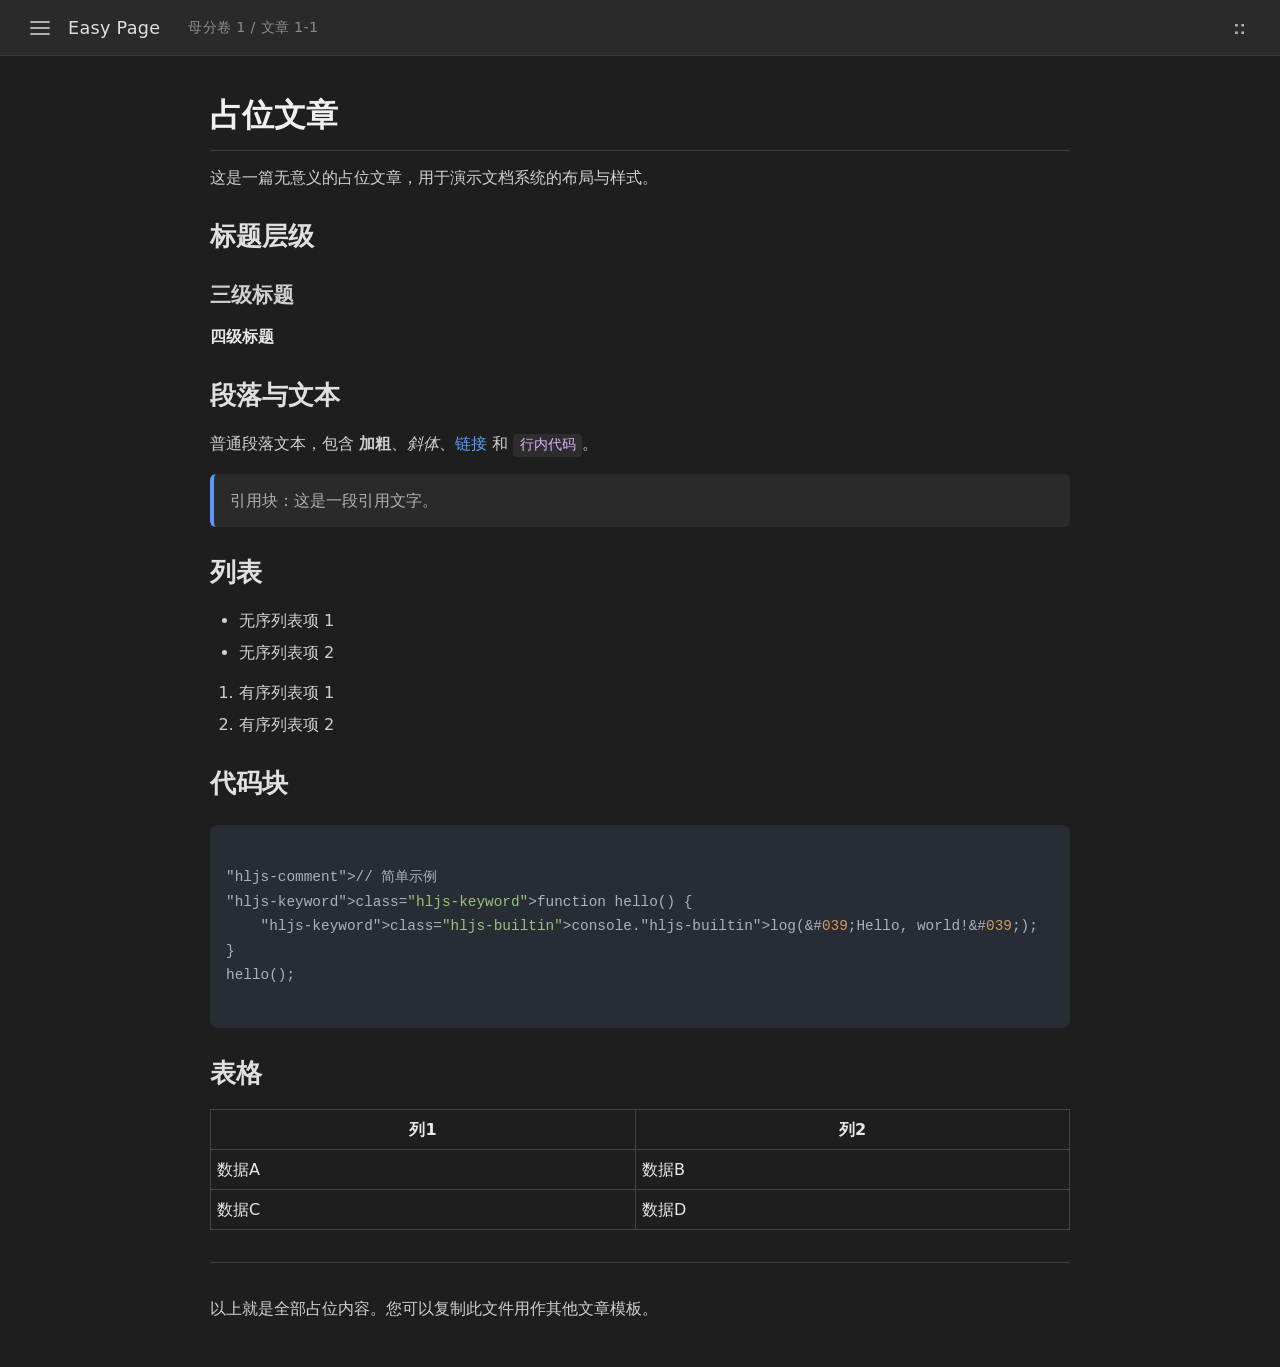
<file: index.html>
<!DOCTYPE html>
<html lang="zh-CN">
<head>
    <meta charset="UTF-8" />
    <meta name="viewport" content="width=device-width, initial-scale=1.0" />
    <title>Easy Page</title>
    <link rel="stylesheet" href="assets/css/main.css" />
    <link rel="stylesheet" href="assets/css/article.css" />
</head>
<body>

    <!-- 顶栏 -->
    <header class="topbar">
        <div class="topbar-left">
            <button class="hamburger" id="hamburgerBtn" aria-label="打开目录">
                <svg viewBox="0 0 24 24" width="24" height="24">
                    <line x1="3" y1="6" x2="21" y2="6" stroke="currentColor" stroke-width="2" stroke-linecap="round"/>
                    <line x1="3" y1="12" x2="21" y2="12" stroke="currentColor" stroke-width="2" stroke-linecap="round"/>
                    <line x1="3" y1="18" x2="21" y2="18" stroke="currentColor" stroke-width="2" stroke-linecap="round"/>
                </svg>
            </button>
            <span class="topbar-brand">Easy Page</span>
            <!-- === 新增：面包屑容器 === -->
            <span class="breadcrumb" id="breadcrumb"></span>
        </div>
        <div class="topbar-right">
            <button class="group-switcher" id="groupSwitcherBtn" aria-label="切换目录组">
                <span class="group-label">::</span>
            </button>
        </div>
    </header>

    <!-- 左侧悬浮面板 -->
    <aside class="drawer" id="drawer">
        <div class="drawer-header">
            <span class="drawer-title">目录</span>
            <button class="drawer-close" id="drawerCloseBtn" aria-label="关闭目录">
                <svg viewBox="0 0 24 24" width="20" height="20">
                    <line x1="6" y1="6" x2="18" y2="18" stroke="currentColor" stroke-width="2" stroke-linecap="round"/>
                    <line x1="18" y1="6" x2="6" y2="18" stroke="currentColor" stroke-width="2" stroke-linecap="round"/>
                </svg>
            </button>
        </div>
        <!-- 搜索框 -->
        <div class="drawer-search">
            <input type="text" id="searchInput" placeholder="搜索文章..." />
            <button id="searchClear" aria-label="清除搜索">✕</button>
        </div>
        <nav class="drawer-nav" id="drawerNav"></nav>
    </aside>

    <!-- 组切换菜单 -->
    <div class="group-menu" id="groupMenu">
        <ul id="groupMenuList"></ul>
    </div>

    <!-- 内容区 -->
    <main class="content" id="contentArea">
        <div class="content-placeholder">
            <p>请从左侧目录选择一篇文章</p>
        </div>
    </main>

    <!-- 遮罩层 -->
    <div class="overlay" id="overlay"></div>

    <!-- 加载脚本 -->
    <script src="assets/js/data.js"></script>
    <script src="assets/js/article.js"></script>
    <script src="assets/js/main.js"></script>
</body>
</html>
</file>
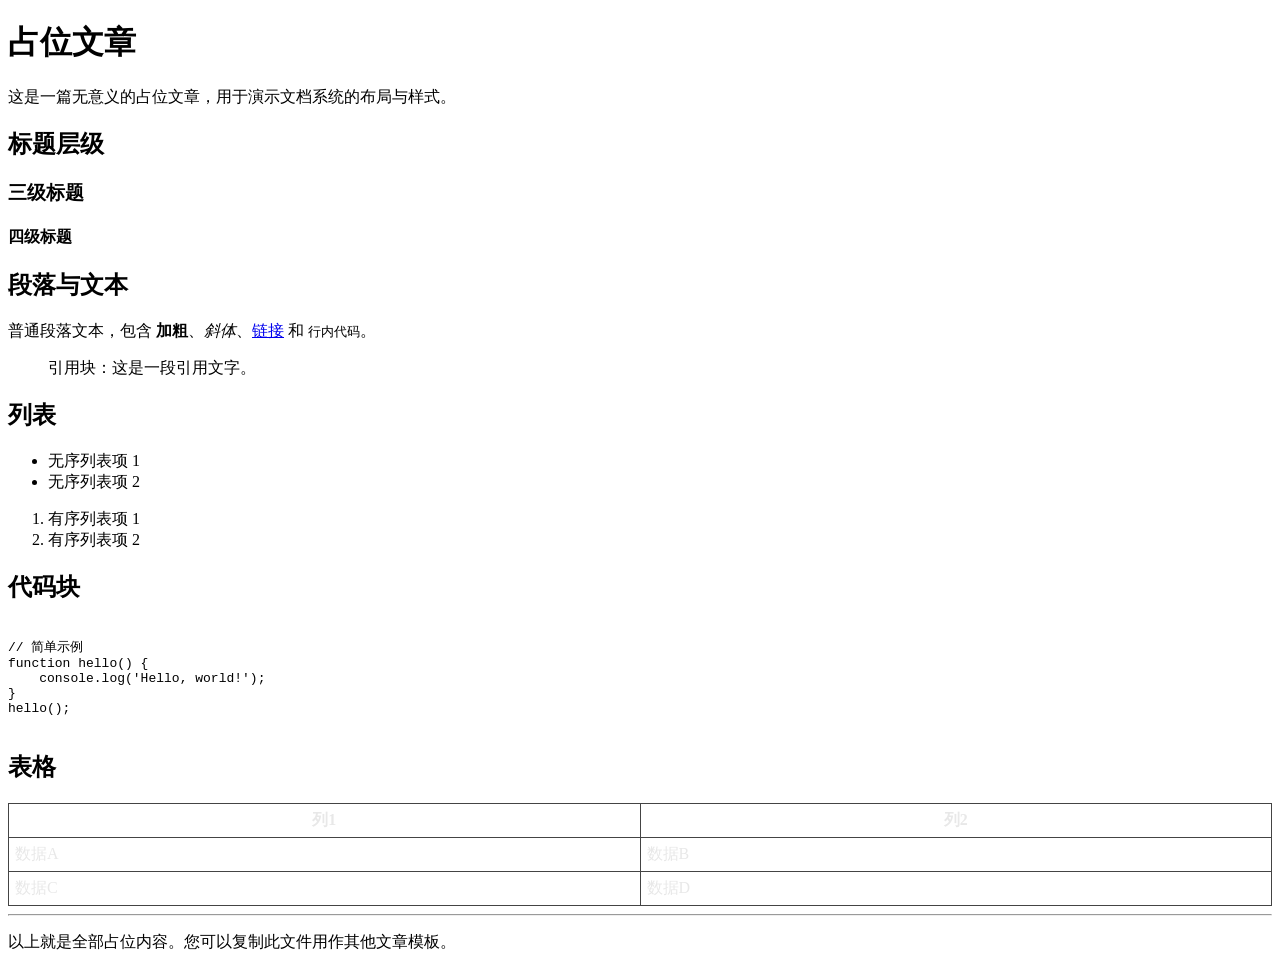
<file: assets/pages/page1.html>
<!DOCTYPE html>
<html lang="zh-CN">
<head>
    <meta charset="UTF-8" />
    <meta name="viewport" content="width=device-width, initial-scale=1.0" />
    <title>占位文章</title>
</head>
<body>
    <div class="article-page">
        <h1>占位文章</h1>
        <p>这是一篇无意义的占位文章，用于演示文档系统的布局与样式。</p>

        <h2>标题层级</h2>
        <h3>三级标题</h3>
        <h4>四级标题</h4>

        <h2>段落与文本</h2>
        <p>普通段落文本，包含 <strong>加粗</strong>、<em>斜体</em>、<a href="#">链接</a> 和 <code>行内代码</code>。</p>
        <blockquote>引用块：这是一段引用文字。</blockquote>

        <h2>列表</h2>
        <ul>
            <li>无序列表项 1</li>
            <li>无序列表项 2</li>
        </ul>
        <ol>
            <li>有序列表项 1</li>
            <li>有序列表项 2</li>
        </ol>

        <h2>代码块</h2>
        <pre><code class="language-javascript">
// 简单示例
function hello() {
    console.log('Hello, world!');
}
hello();
        </code></pre>

        <h2>表格</h2>
        <table style="width:100%; border-collapse:collapse; color:#e8e8e8;">
            <thead>
                <tr><th style="border:1px solid #444; padding:6px;">列1</th><th style="border:1px solid #444; padding:6px;">列2</th></tr>
            </thead>
            <tbody>
                <tr><td style="border:1px solid #444; padding:6px;">数据A</td><td style="border:1px solid #444; padding:6px;">数据B</td></tr>
                <tr><td style="border:1px solid #444; padding:6px;">数据C</td><td style="border:1px solid #444; padding:6px;">数据D</td></tr>
            </tbody>
        </table>

        <hr />

        <p>以上就是全部占位内容。您可以复制此文件用作其他文章模板。</p>
    </div>

    <script>
        window.initArticle = function() {
            console.log('占位文章已加载');
        };
    </script>
</body>
</html>
</file>
<file: assets/css/main.css>
* {
    margin: 0;
    padding: 0;
    box-sizing: border-box;
}

body {
    font-family: system-ui, -apple-system, 'Segoe UI', Roboto, sans-serif;
    background: #1e1e1e;
    color: #e8e8e8;
    display: flex;
    flex-direction: column;
    min-height: 100vh;
}

/* 顶栏 */
.topbar {
    background: #2a2a2a;
    padding: 0 1.5rem;
    height: 56px;
    display: flex;
    align-items: center;
    justify-content: space-between;
    border-bottom: 1px solid #3a3a3a;
    flex-shrink: 0;
    position: sticky;
    top: 0;
    z-index: 100;
}

.topbar-left {
    display: flex;
    align-items: center;
    gap: 0.75rem;
}

.hamburger {
    background: none;
    border: none;
    color: #b0b0b0;
    cursor: pointer;
    padding: 4px;
    display: flex;
    align-items: center;
    justify-content: center;
    border-radius: 6px;
    transition: background 0.15s;
}
.hamburger svg {
    display: block;
}

.topbar-brand {
    font-size: 1.1rem;
    font-weight: 500;
    color: #e0e0e0;
    letter-spacing: 0.3px;
}

.topbar-right {
    display: flex;
    align-items: center;
}

.group-switcher {
    background: none;
    border: none;
    color: #b0b0b0;
    cursor: pointer;
    font-size: 1.2rem;
    padding: 6px 10px;
    border-radius: 6px;
    transition: background 0.15s;
    font-weight: 600;
}
.group-switcher:hover {
    background: #3a3a3a;
}
.group-label {
    display: inline-block;
}

/* 左侧悬浮面板 */
.drawer {
    position: fixed;
    top: 0;
    left: -320px;
    width: 300px;
    height: 100vh;
    background: #252525;
    border-right: 1px solid #3a3a3a;
    transition: left 0.25s ease;
    z-index: 200;
    overflow-y: auto;
    padding: 1rem 0.5rem;
    box-shadow: 2px 0 12px rgba(0,0,0,0.5);
}
.drawer.open {
    left: 0;
}

.drawer-header {
    display: flex;
    justify-content: space-between;
    align-items: center;
    padding: 0 0.5rem 1rem 0.5rem;
    border-bottom: 1px solid #3a3a3a;
}
.drawer-title {
    font-size: 1.1rem;
    font-weight: 500;
    color: #d0d0d0;
}
.drawer-close {
    background: none;
    border: none;
    color: #b0b0b0;
    cursor: pointer;
    padding: 4px;
    border-radius: 6px;
    display: flex;
}
.hamburger:hover,
.drawer-close:hover {
    background: #3a3a3a;
}

.drawer-nav {
    padding-top: 0.75rem;
}
.drawer-nav ul {
    list-style: none;
    padding-left: 0;
}
.drawer-nav li {
    margin-bottom: 2px;
}
.drawer-nav .folder-icon,
.drawer-nav .file-icon {
    margin-right: 6px;
    display: inline-flex;
    align-items: center;
    vertical-align: middle;
}
.drawer-nav .folder-icon svg,
.drawer-nav .file-icon svg {
    width: 18px;
    height: 18px;
    fill: none;
    stroke: currentColor;
    stroke-width: 2;
    stroke-linecap: round;
    stroke-linejoin: round;
}
.drawer-nav ul.children {
    padding-left: 1.2rem;
    overflow: hidden;
    transition: max-height 0.25s ease;
    max-height: 2000px;
}
.drawer-nav ul.children.collapsed {
    max-height: 0;
    display: none;
}
.drawer-nav ul.children:not(.collapsed) {
    display: block;
}
.drawer-nav .toggle {
    cursor: pointer;
}

/* 搜索框 */
.drawer-search {
    padding: 0.5rem 0.5rem 0.75rem 0.5rem;
    border-bottom: 1px solid #3a3a3a;
    display: flex;
    align-items: center;
    gap: 0.5rem;
}
.drawer-search input {
    flex: 1;
    background: #1e1e1e;
    border: 1px solid #3a3a3a;
    border-radius: 6px;
    padding: 6px 10px;
    color: #e8e8e8;
    font-size: 0.9rem;
    outline: none;
    transition: border-color 0.2s;
}
.drawer-search input:focus {
    border-color: #5b9aff;
}
.drawer-search input::placeholder {
    color: #6a6a6a;
}
.drawer-search #searchClear {
    background: none;
    border: none;
    color: #b0b0b0;
    cursor: pointer;
    font-size: 1.2rem;
    padding: 0 4px;
    display: none;
}
.drawer-search #searchClear.visible {
    display: block;
}
.drawer-search #searchClear:hover {
    color: #e8e8e8;
}

.drawer-nav .volume > a,
.drawer-nav .subvolume > a,
.drawer-nav .article > a {
    display: flex;
    align-items: center;
    padding: 8px 10px;
    border-radius: 6px;
    text-decoration: none;
    cursor: pointer;
    transition: background 0.1s;
}

/* 母分卷 */
.drawer-nav .volume > a {
    font-weight: 700;
    font-size: 1.05rem;
    color: #f0f0f0;
    border-left: 3px solid transparent;
}
.drawer-nav .volume > a:hover {
    background: #3a3a3a;
    border-left-color: #5b9aff;
}

/* 子分卷 */
.drawer-nav .subvolume > a {
    font-weight: 500;
    font-size: 0.95rem;
    color: #c0c0c0;
}
.drawer-nav .subvolume > a:hover {
    background: #333;
}

/* 文章 */
.drawer-nav .article > a {
    font-weight: 400;
    font-size: 0.9rem;
    color: #a8a8a8;
}
.drawer-nav .article > a:hover {
    background: #2a2a2a;
}
.drawer-nav .article.active > a {
    color: #5b9aff;
    background: #2a3a5a;
}

/* 组切换菜单 */
.group-menu {
    position: fixed;
    top: 56px;
    right: 1rem;
    background: #2a2a2a;
    border: 1px solid #3a3a3a;
    border-radius: 8px;
    padding: 0.5rem 0;
    min-width: 140px;
    box-shadow: 0 8px 20px rgba(0,0,0,0.6);
    display: none;
    z-index: 150;
}
.group-menu.open {
    display: block;
}
.group-menu ul {
    list-style: none;
    padding: 0;
    margin: 0;
}
.group-menu li {
    padding: 6px 20px;
    cursor: pointer;
    color: #c8c8c8;
    transition: background 0.1s;
    font-size: 0.95rem;
}
.group-menu li:hover {
    background: #3a3a3a;
    color: #fff;
}
.group-menu li.active-group {
    color: #5b9aff;
    font-weight: 500;
}

/* 内容区 */
.content {
    flex: 1;
    padding: 2rem;
    background: #1e1e1e;
    overflow-y: auto;
}
.content-placeholder {
    display: flex;
    justify-content: center;
    align-items: center;
    height: 100%;
    color: #6a6a6a;
    font-size: 1.1rem;
}

/* 遮罩层 */
.overlay {
    position: fixed;
    top: 0;
    left: 0;
    width: 100%;
    height: 100%;
    background: rgba(0,0,0,0.5);
    z-index: 150;
    display: none;
}
.overlay.active {
    display: block;
}

/* 面包屑 */
.breadcrumb {
    margin-left: 1rem;
    font-size: 0.9rem;
    color: #8a8a8a;
    letter-spacing: 0.3px;
    white-space: nowrap;
    overflow: hidden;
    text-overflow: ellipsis;
    max-width: 400px;
}

.drawer-nav .volume > ul.children > .article > a {
    padding-left: 0.65rem;
}

/* 移动端适配 */
@media (max-width: 640px) {
    .topbar {
        padding: 0 0.8rem;
        height: 48px;
    }
    .topbar-brand {
        font-size: 1rem;
    }
    .drawer {
        width: 260px;
        left: -280px;
    }
    .content {
        padding: 1rem;
    }
    .breadcrumb {
        max-width: 120px;
        font-size: 0.8rem;
        margin-left: 0.5rem;
    }
    .drawer-nav ul.children {
        padding-left: 0.8rem;
    }
    .drawer-nav .volume > a,
    .drawer-nav .subvolume > a,
    .drawer-nav .article > a {
        padding: 6px 8px;
    }
    .drawer-nav .volume > a {
        font-size: 1rem;
    }
    .drawer-nav .subvolume > a {
        font-size: 0.9rem;
    }
    .drawer-nav .article > a {
        font-size: 0.85rem;
    }
}
</file>
<file: assets/css/article.css>
/* 文章页独立样式.*/
.article-page {
    max-width: 860px;
    margin: 0 auto;
    background: #1e1e1e;
    color: #e8e8e8;
    line-height: 1.7;
}

.article-page h1 {
    font-size: 2rem;
    margin-bottom: 0.5rem;
    color: #f0f0f0;
    border-bottom: 1px solid #3a3a3a;
    padding-bottom: 0.5rem;
}
.article-page h2 {
    font-size: 1.6rem;
    margin: 1.5rem 0 0.8rem 0;
    color: #e0e0e0;
}
.article-page h3 {
    font-size: 1.3rem;
    margin: 1.2rem 0 0.6rem 0;
    color: #d0d0d0;
}
.article-page p {
    margin: 0.8rem 0;
    color: #d0d0d0;
}
.article-page a {
    color: #5b9aff;
    text-decoration: none;
}
.article-page a:hover {
    text-decoration: underline;
}
.article-page ul, .article-page ol {
    margin: 0.8rem 0 0.8rem 1.8rem;
    color: #d0d0d0;
}
.article-page li {
    margin: 0.3rem 0;
}
.article-page blockquote {
    border-left: 4px solid #5b9aff;
    padding-left: 1rem;
    margin: 1rem 0;
    color: #b0b0b0;
    background: #2a2a2a;
    padding: 0.8rem 1rem;
    border-radius: 6px;
}
.article-page code {
    font-family: 'JetBrains Mono', 'Fira Code', monospace;
    background: #2d2d2d;
    padding: 0.2rem 0.4rem;
    border-radius: 4px;
    font-size: 0.9em;
    color: #e0b0ff;
}
.article-page pre {
    background: #282c34;
    padding: 1rem;
    border-radius: 8px;
    overflow-x: auto;
    margin: 1.2rem 0;
}
.article-page pre code {
    background: transparent;
    padding: 0;
    font-size: 0.9rem;
    color: #abb2bf;
}
.article-page img {
    max-width: 100%;
    border-radius: 6px;
    margin: 1rem 0;
}
.article-page hr {
    border: none;
    border-top: 1px solid #3a3a3a;
    margin: 2rem 0;
}
/* 代码高亮样式 */
.hljs-keyword {
    color: #c678dd;
    font-weight: bold;
}
.hljs-builtin {
    color: #e5c07b;
}
.hljs-literal {
    color: #d19a66;
}
.hljs-string {
    color: #98c379;
}
.hljs-number {
    color: #d19a66;
}
.hljs-comment {
    color: #5c6370;
    font-style: italic;
}
.hljs-tag {
    color: #e06c75;
}
.hljs-attr {
    color: #d19a66;
}
.hljs-property {
    color: #e06c75;
}
</file>
